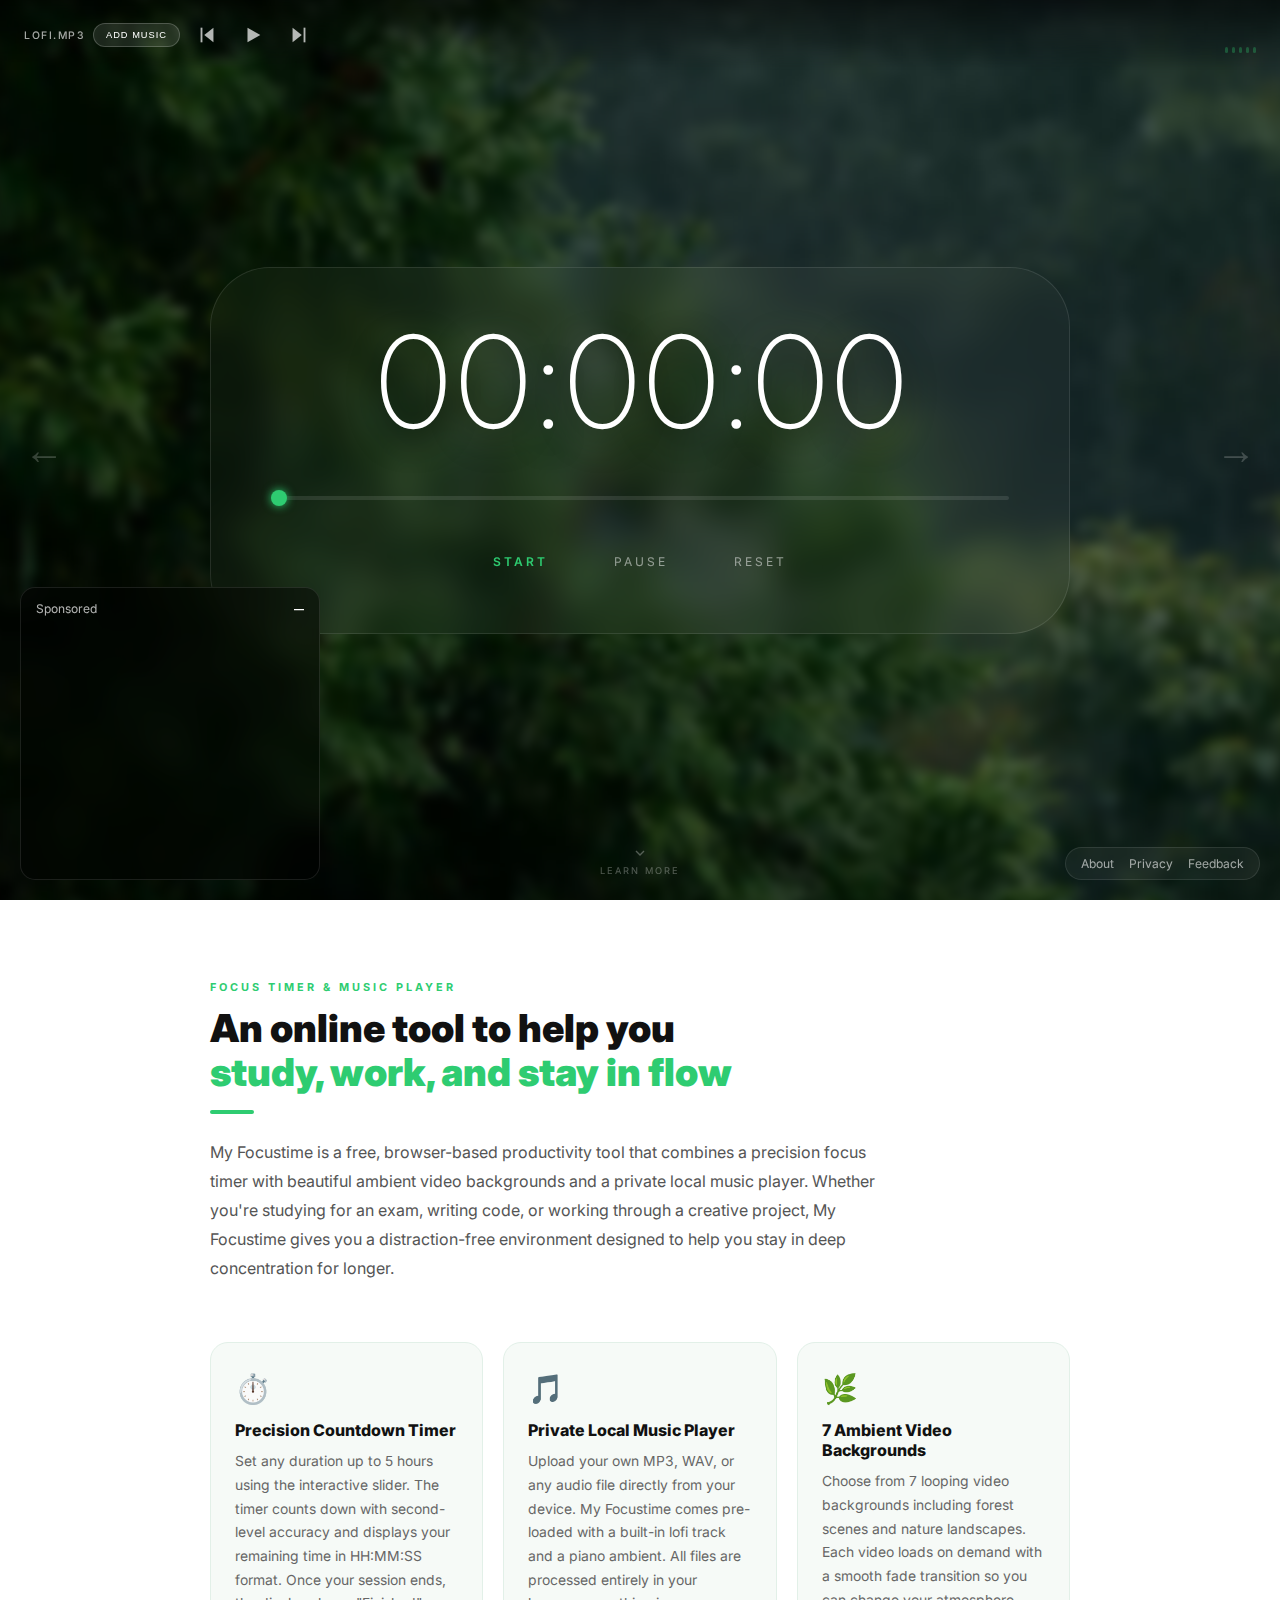
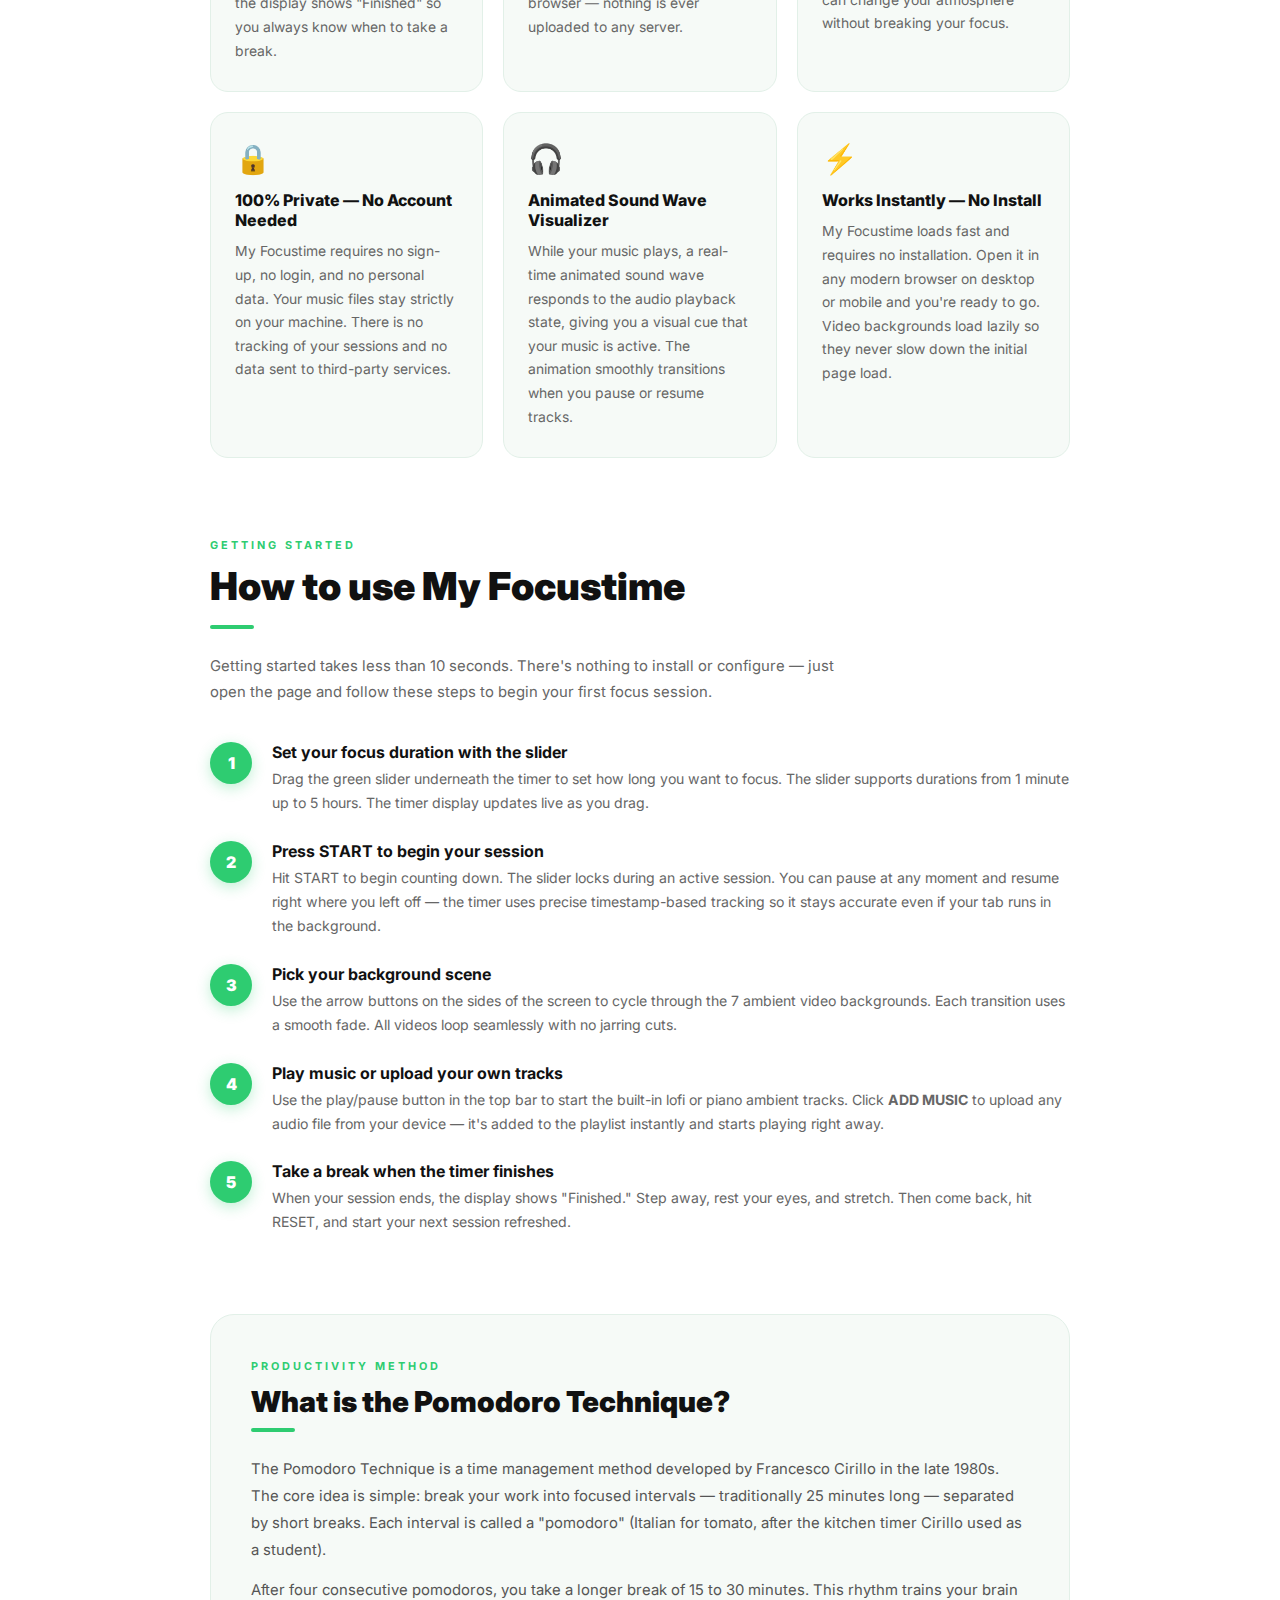
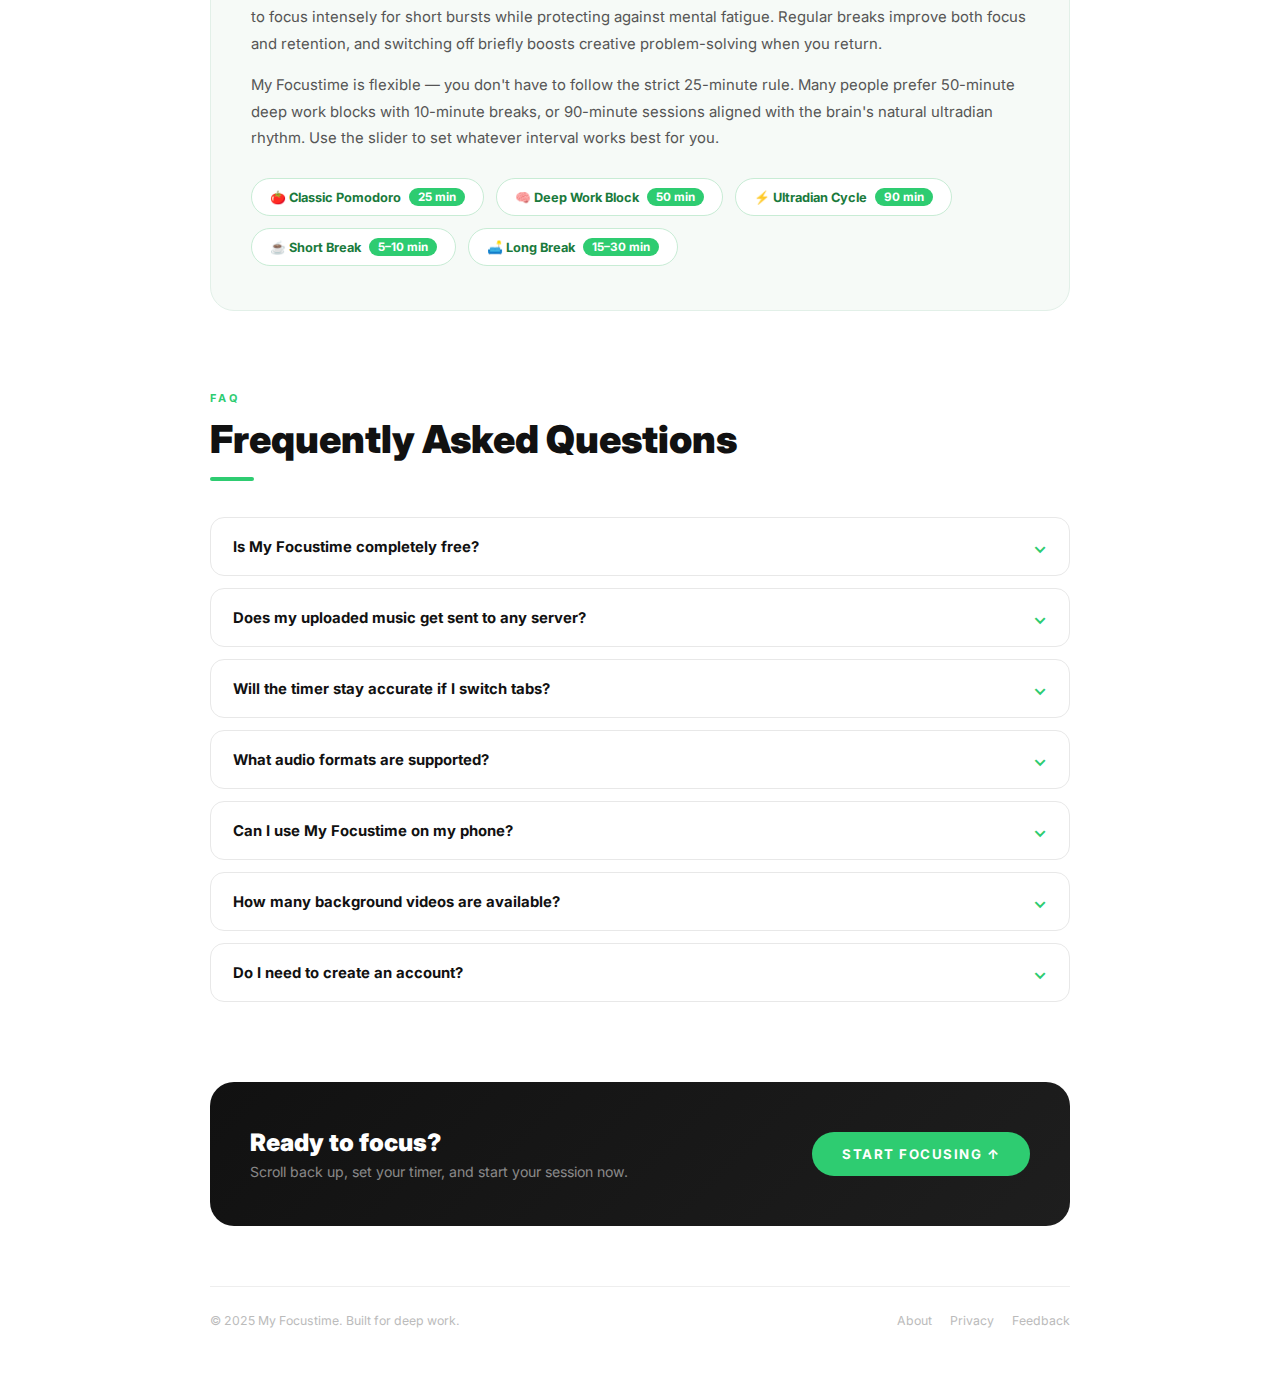
<file: index.html>
<!DOCTYPE html>
<html lang="en">
<head>
    <meta charset="UTF-8">
    <meta name="viewport" content="width=device-width, initial-scale=1.0, viewport-fit=cover">
    <meta name="theme-color" content="#000000">
    <meta name="mobile-web-app-capable" content="yes">
    <meta name="apple-mobile-web-app-capable" content="yes">
    <meta name="apple-mobile-web-app-status-bar-style" content="black-translucent">

    <title>My Focustime | Pomodoro & Local Music Player</title>
    <meta name="description" content="A minimalist study tool with animated backgrounds and a private local audio uploader. Enjoy your own music while you focus—files stay strictly on your machine.">
    <meta name="robots" content="index, follow">

    <meta property="og:title" content="My Focus Time | Pomodoro & Local Music Player">
    <meta property="og:description" content="A minimalist study tool with animated backgrounds and a private local audio uploader.">
    <meta property="og:type" content="website">
    <meta property="og:url" content="https://my-focustime.netlify.app">
    <meta property="og:image" content="https://my-focustime.netlify.app/favicon.png">

    <!-- Preconnect para Google Fonts (performance) -->
    <link rel="preconnect" href="https://fonts.googleapis.com">
    <link rel="preconnect" href="https://fonts.gstatic.com" crossorigin>
    <link href="https://fonts.googleapis.com/css2?family=Inter:wght@200;400;700;900&display=swap" rel="stylesheet">

    <link rel="stylesheet" href="style.css">
    <link rel="icon" type="image/png" href="favicon.svg">

    <script async src="https://pagead2.googlesyndication.com/pagead/js/adsbygoogle.js?client=ca-pub-6611535234405901" crossorigin="anonymous"></script>

    <style>
        html { scroll-behavior: smooth; }

        body {
            height: auto;
            min-height: 100vh;
            overflow-x: hidden;
            overflow-y: auto;
        }

        /* Hero ocupa 100vh */
        .hero-section {
            position: relative;
            height: 100vh;
            min-height: 500px;
            display: flex;
            align-items: center;
            justify-content: center;
            flex-shrink: 0;
            overflow: hidden;
        }

        /* ===== INFO SECTION ===== */
        .info-section {
            background: #fff;
            color: #2d2d2d;
            padding: 80px 24px 60px;
            position: relative;
            z-index: 10;
        }

        .info-inner {
            max-width: 860px;
            margin: 0 auto;
        }

        .section-label {
            font-size: 0.68rem;
            font-weight: 700;
            letter-spacing: 3px;
            text-transform: uppercase;
            color: #2ecc71;
            margin-bottom: 12px;
            display: block;
        }

        .info-section h2 {
            font-size: 2.4rem;
            font-weight: 900;
            color: #111;
            line-height: 1.15;
            margin-bottom: 16px;
        }

        .info-section h2 span { color: #2ecc71; }

        .green-bar {
            width: 44px;
            height: 4px;
            background: #2ecc71;
            border-radius: 2px;
            margin: 0 0 24px;
        }

        .lead {
            font-size: 1rem;
            color: #555;
            line-height: 1.8;
            max-width: 680px;
            margin-bottom: 60px;
        }

        /* ===== FEATURE CARDS ===== */
        .features-grid {
            display: grid;
            grid-template-columns: repeat(auto-fit, minmax(240px, 1fr));
            gap: 20px;
            margin-bottom: 80px;
        }

        .feat-card {
            background: #f6faf7;
            border: 1px solid #e2f0e8;
            border-radius: 18px;
            padding: 28px 24px;
            transition: transform 0.2s ease, box-shadow 0.2s ease;
        }

        .feat-card:hover {
            transform: translateY(-4px);
            box-shadow: 0 12px 32px rgba(46,204,113,0.12);
        }

        .feat-icon { font-size: 1.8rem; margin-bottom: 14px; display: block; }
        .feat-card h3 { font-size: 1rem; font-weight: 800; color: #111; margin-bottom: 10px; }
        .feat-card p { font-size: 0.87rem; color: #666; line-height: 1.7; }

        /* ===== HOW IT WORKS ===== */
        .how-block { margin-bottom: 80px; }

        .steps { display: flex; flex-direction: column; gap: 26px; margin-top: 36px; }

        .step { display: flex; gap: 20px; align-items: flex-start; }

        .step-num {
            min-width: 42px;
            height: 42px;
            background: #2ecc71;
            color: #fff;
            font-weight: 900;
            border-radius: 50%;
            display: flex;
            align-items: center;
            justify-content: center;
            flex-shrink: 0;
            font-size: 1rem;
            box-shadow: 0 4px 14px rgba(46,204,113,0.3);
        }

        .step-body h4 { font-size: 1rem; font-weight: 700; color: #111; margin-bottom: 5px; }
        .step-body p { font-size: 0.88rem; color: #666; line-height: 1.7; }

        /* ===== POMODORO ===== */
        .pomodoro-block {
            background: #f6faf7;
            border: 1px solid #e2f0e8;
            border-radius: 24px;
            padding: 44px 40px;
            margin-bottom: 80px;
        }

        .pomodoro-block h2 { font-size: 1.8rem; font-weight: 900; color: #111; margin-bottom: 10px; }
        .pomodoro-block p { font-size: 0.93rem; color: #555; line-height: 1.8; margin-bottom: 14px; }
        .pomodoro-block p:last-of-type { margin-bottom: 0; }

        .pomodoro-cycles { display: flex; gap: 12px; flex-wrap: wrap; margin-top: 26px; }

        .cycle-chip {
            background: #fff;
            border: 1.5px solid #c8ecd5;
            border-radius: 50px;
            padding: 9px 18px;
            font-size: 0.8rem;
            font-weight: 700;
            color: #1a7a3c;
            display: flex;
            align-items: center;
            gap: 8px;
        }

        .cycle-chip span {
            background: #2ecc71;
            color: #fff;
            border-radius: 50px;
            padding: 2px 9px;
            font-size: 0.73rem;
        }

        /* ===== FAQ ===== */
        .faq-block { margin-bottom: 80px; }

        .faq-list { display: flex; flex-direction: column; gap: 12px; margin-top: 36px; }

        .faq-item { border: 1px solid #e8e8e8; border-radius: 14px; overflow: hidden; }

        .faq-q {
            width: 100%;
            background: none;
            border: none;
            padding: 18px 22px;
            text-align: left;
            font-family: 'Inter', sans-serif;
            font-size: 0.93rem;
            font-weight: 700;
            color: #111;
            cursor: pointer;
            display: flex;
            justify-content: space-between;
            align-items: center;
            transition: background 0.2s;
            touch-action: manipulation;
            -webkit-tap-highlight-color: transparent;
        }

        .faq-q:hover { background: #f6faf7; }

        .faq-q .arrow {
            font-size: 1.1rem;
            color: #2ecc71;
            transition: transform 0.3s;
            flex-shrink: 0;
            margin-left: 12px;
        }

        .faq-a {
            display: none;
            padding: 0 22px 18px;
            font-size: 0.87rem;
            color: #666;
            line-height: 1.75;
        }

        .faq-item.open .faq-a { display: block; }
        .faq-item.open .arrow { transform: rotate(180deg); }

        /* ===== CTA ===== */
        .cta-block {
            background: linear-gradient(135deg, #111 0%, #1e1e1e 100%);
            border-radius: 24px;
            padding: 46px 40px;
            display: flex;
            align-items: center;
            justify-content: space-between;
            gap: 24px;
            flex-wrap: wrap;
            margin-bottom: 60px;
        }

        .cta-block h3 { font-size: 1.5rem; font-weight: 900; color: #fff; margin-bottom: 6px; }
        .cta-block p { font-size: 0.88rem; color: rgba(255,255,255,0.5); }

        .cta-btn {
            background: #2ecc71;
            color: #fff;
            border: none;
            padding: 14px 30px;
            border-radius: 50px;
            font-size: 0.83rem;
            font-weight: 700;
            letter-spacing: 1.5px;
            text-transform: uppercase;
            cursor: pointer;
            text-decoration: none;
            white-space: nowrap;
            transition: background 0.2s, transform 0.2s;
            touch-action: manipulation;
        }

        .cta-btn:hover { background: #27ae60; transform: scale(1.04); }

        /* ===== INFO FOOTER ===== */
        .info-footer {
            padding-top: 26px;
            border-top: 1px solid #eee;
            display: flex;
            justify-content: space-between;
            align-items: center;
            flex-wrap: wrap;
            gap: 12px;
        }

        .info-footer p { font-size: 0.77rem; color: #bbb; }
        .info-footer-links { display: flex; gap: 18px; }

        .info-footer-links a {
            font-size: 0.77rem;
            color: #bbb;
            text-decoration: none;
            transition: color 0.2s;
        }

        .info-footer-links a:hover { color: #2ecc71; }

        /* ===== SCROLL HINT ===== */
        .scroll-hint {
            position: absolute;
            bottom: 24px;
            left: 50%;
            transform: translateX(-50%);
            display: flex;
            flex-direction: column;
            align-items: center;
            gap: 4px;
            color: rgba(255,255,255,0.3);
            font-size: 0.58rem;
            letter-spacing: 2px;
            text-transform: uppercase;
            animation: scrollBounce 2s ease-in-out infinite;
            cursor: pointer;
            z-index: 5;
            touch-action: manipulation;
        }

        @keyframes scrollBounce {
            0%, 100% { opacity: 0.4; transform: translateX(-50%) translateY(0); }
            50% { opacity: 0.85; transform: translateX(-50%) translateY(7px); }
        }

        /* ===== RESPONSIVE INFO SECTION ===== */
        @media (max-width: 768px) {
            .info-section { padding: 60px 20px 48px; }
            .info-section h2 { font-size: 1.8rem; }
            .lead { font-size: 0.94rem; margin-bottom: 40px; }
            .features-grid { grid-template-columns: 1fr; gap: 14px; margin-bottom: 56px; }
            .pomodoro-block { padding: 28px 20px; margin-bottom: 56px; }
            .pomodoro-block h2 { font-size: 1.4rem; }
            .cta-block { padding: 30px 22px; flex-direction: column; align-items: flex-start; }
            .cta-block h3 { font-size: 1.2rem; }
            .how-block { margin-bottom: 56px; }
            .faq-block { margin-bottom: 56px; }
        }

        @media (max-width: 420px) {
            .info-section h2 { font-size: 1.5rem; }
            .pomodoro-cycles { gap: 8px; }
            .cycle-chip { font-size: 0.74rem; padding: 7px 13px; }
        }
    </style>
</head>
<body>

    <!-- ===== HERO (Timer) ===== -->
    <div class="hero-section">

        <button class="nav-arrow left" onclick="prevBackground()" aria-label="Previous background">&#8592;</button>
        <button class="nav-arrow right" onclick="nextBackground()" aria-label="Next background">&#8594;</button>

        <!-- Vídeo gerenciado pelo script.js (lazy) -->
        <audio id="bg-music" loop preload="none">
            <source src="musicas/lofi.mp3" type="audio/mpeg">
        </audio>

        <div class="top-bar">
            <div class="music-info">
                <span id="music-name">LOFI.MP3</span>
                <input type="file" id="music-upload" accept="audio/*" style="display:none" onchange="handleCustomMusic(event)">
                <button class="btn-upload" onclick="document.getElementById('music-upload').click()" aria-label="Upload music">ADD MUSIC</button>
                <button class="music-nav-btn" onclick="prevMusic()" aria-label="Previous track">
                    <svg viewBox="0 0 24 24" width="22" height="22"><polygon points="19,4 9,12 19,20"></polygon><rect x="5" y="4" width="2" height="16"></rect></svg>
                </button>
                <button class="music-nav-btn" onclick="toggleMusic()" aria-label="Play/Pause">
                    <svg id="playIcon" viewBox="0 0 24 24" width="22" height="22"><polygon points="6,4 20,12 6,20"></polygon></svg>
                    <svg id="pauseIcon" viewBox="0 0 24 24" width="22" height="22" style="display:none"><rect x="6" y="4" width="4" height="16"></rect><rect x="14" y="4" width="4" height="16"></rect></svg>
                </button>
                <button class="music-nav-btn" onclick="nextMusic()" aria-label="Next track">
                    <svg viewBox="0 0 24 24" width="22" height="22"><polygon points="5,4 15,12 5,20"></polygon><rect x="17" y="4" width="2" height="16"></rect></svg>
                </button>
            </div>
            <div class="sound-wave" id="wave" aria-hidden="true">
                <span></span><span></span><span></span><span></span><span></span>
            </div>
        </div>

        <div class="glass-container">
            <div id="timer" aria-live="polite">00:00:00</div>
            <input type="range" id="timeSlider" min="0" max="300" value="0" step="any"
                aria-label="Set focus duration"
                style="cursor:pointer;position:relative;z-index:10;">
            <div class="controls">
                <button class="btn start" onclick="startTimer()">START</button>
                <button class="btn pause" onclick="pauseTimer()">PAUSE</button>
                <button class="btn reset" onclick="resetTimer()">RESET</button>
            </div>
        </div>

        <div class="footer-links">
            <a href="about.html">About</a>
            <a href="privacy.html">Privacy</a>
            <a href="feedback.html">Feedback</a>
        </div>

        <div class="scroll-hint" onclick="document.querySelector('.info-section').scrollIntoView({behavior:'smooth'})" role="button" aria-label="Scroll down for more info">
            <svg width="16" height="16" viewBox="0 0 24 24" fill="none" stroke="currentColor" stroke-width="2"><polyline points="6 9 12 15 18 9"></polyline></svg>
            learn more
        </div>

    </div>
    <!-- ===== END HERO ===== -->


    <!-- ===== INFO SECTION ===== -->
    <div class="info-section">
        <div class="info-inner">

            <span class="section-label">Focus Timer & Music Player</span>
            <h2>An online tool to help you<br><span>study, work, and stay in flow</span></h2>
            <div class="green-bar"></div>
            <p class="lead">
                My Focustime is a free, browser-based productivity tool that combines a precision focus timer with beautiful ambient video backgrounds and a private local music player. Whether you're studying for an exam, writing code, or working through a creative project, My Focustime gives you a distraction-free environment designed to help you stay in deep concentration for longer.
            </p>

            <!-- Feature Cards -->
            <div class="features-grid">
                <div class="feat-card">
                    <span class="feat-icon">⏱️</span>
                    <h3>Precision Countdown Timer</h3>
                    <p>Set any duration up to 5 hours using the interactive slider. The timer counts down with second-level accuracy and displays your remaining time in HH:MM:SS format. Once your session ends, the display shows "Finished" so you always know when to take a break.</p>
                </div>
                <div class="feat-card">
                    <span class="feat-icon">🎵</span>
                    <h3>Private Local Music Player</h3>
                    <p>Upload your own MP3, WAV, or any audio file directly from your device. My Focustime comes pre-loaded with a built-in lofi track and a piano ambient. All files are processed entirely in your browser — nothing is ever uploaded to any server.</p>
                </div>
                <div class="feat-card">
                    <span class="feat-icon">🌿</span>
                    <h3>7 Ambient Video Backgrounds</h3>
                    <p>Choose from 7 looping video backgrounds including forest scenes and nature landscapes. Each video loads on demand with a smooth fade transition so you can change your atmosphere without breaking your focus.</p>
                </div>
                <div class="feat-card">
                    <span class="feat-icon">🔒</span>
                    <h3>100% Private — No Account Needed</h3>
                    <p>My Focustime requires no sign-up, no login, and no personal data. Your music files stay strictly on your machine. There is no tracking of your sessions and no data sent to third-party services.</p>
                </div>
                <div class="feat-card">
                    <span class="feat-icon">🎧</span>
                    <h3>Animated Sound Wave Visualizer</h3>
                    <p>While your music plays, a real-time animated sound wave responds to the audio playback state, giving you a visual cue that your music is active. The animation smoothly transitions when you pause or resume tracks.</p>
                </div>
                <div class="feat-card">
                    <span class="feat-icon">⚡</span>
                    <h3>Works Instantly — No Install</h3>
                    <p>My Focustime loads fast and requires no installation. Open it in any modern browser on desktop or mobile and you're ready to go. Video backgrounds load lazily so they never slow down the initial page load.</p>
                </div>
            </div>

            <!-- How It Works -->
            <div class="how-block">
                <span class="section-label">Getting Started</span>
                <h2>How to use My Focustime</h2>
                <div class="green-bar"></div>
                <p style="font-size:0.93rem;color:#666;line-height:1.8;max-width:640px;">
                    Getting started takes less than 10 seconds. There's nothing to install or configure — just open the page and follow these steps to begin your first focus session.
                </p>
                <div class="steps">
                    <div class="step">
                        <div class="step-num">1</div>
                        <div class="step-body">
                            <h4>Set your focus duration with the slider</h4>
                            <p>Drag the green slider underneath the timer to set how long you want to focus. The slider supports durations from 1 minute up to 5 hours. The timer display updates live as you drag.</p>
                        </div>
                    </div>
                    <div class="step">
                        <div class="step-num">2</div>
                        <div class="step-body">
                            <h4>Press START to begin your session</h4>
                            <p>Hit START to begin counting down. The slider locks during an active session. You can pause at any moment and resume right where you left off — the timer uses precise timestamp-based tracking so it stays accurate even if your tab runs in the background.</p>
                        </div>
                    </div>
                    <div class="step">
                        <div class="step-num">3</div>
                        <div class="step-body">
                            <h4>Pick your background scene</h4>
                            <p>Use the arrow buttons on the sides of the screen to cycle through the 7 ambient video backgrounds. Each transition uses a smooth fade. All videos loop seamlessly with no jarring cuts.</p>
                        </div>
                    </div>
                    <div class="step">
                        <div class="step-num">4</div>
                        <div class="step-body">
                            <h4>Play music or upload your own tracks</h4>
                            <p>Use the play/pause button in the top bar to start the built-in lofi or piano ambient tracks. Click <strong>ADD MUSIC</strong> to upload any audio file from your device — it's added to the playlist instantly and starts playing right away.</p>
                        </div>
                    </div>
                    <div class="step">
                        <div class="step-num">5</div>
                        <div class="step-body">
                            <h4>Take a break when the timer finishes</h4>
                            <p>When your session ends, the display shows "Finished." Step away, rest your eyes, and stretch. Then come back, hit RESET, and start your next session refreshed.</p>
                        </div>
                    </div>
                </div>
            </div>

            <!-- Pomodoro Explainer -->
            <div class="pomodoro-block">
                <span class="section-label">Productivity Method</span>
                <h2>What is the Pomodoro Technique?</h2>
                <div class="green-bar"></div>
                <p>The Pomodoro Technique is a time management method developed by Francesco Cirillo in the late 1980s. The core idea is simple: break your work into focused intervals — traditionally 25 minutes long — separated by short breaks. Each interval is called a "pomodoro" (Italian for tomato, after the kitchen timer Cirillo used as a student).</p>
                <p>After four consecutive pomodoros, you take a longer break of 15 to 30 minutes. This rhythm trains your brain to focus intensely for short bursts while protecting against mental fatigue. Regular breaks improve both focus and retention, and switching off briefly boosts creative problem-solving when you return.</p>
                <p>My Focustime is flexible — you don't have to follow the strict 25-minute rule. Many people prefer 50-minute deep work blocks with 10-minute breaks, or 90-minute sessions aligned with the brain's natural ultradian rhythm. Use the slider to set whatever interval works best for you.</p>
                <div class="pomodoro-cycles">
                    <div class="cycle-chip">🍅 Classic Pomodoro <span>25 min</span></div>
                    <div class="cycle-chip">🧠 Deep Work Block <span>50 min</span></div>
                    <div class="cycle-chip">⚡ Ultradian Cycle <span>90 min</span></div>
                    <div class="cycle-chip">☕ Short Break <span>5–10 min</span></div>
                    <div class="cycle-chip">🛋️ Long Break <span>15–30 min</span></div>
                </div>
            </div>

            <!-- FAQ -->
            <div class="faq-block">
                <span class="section-label">FAQ</span>
                <h2>Frequently Asked Questions</h2>
                <div class="green-bar"></div>
                <div class="faq-list">
                    <div class="faq-item">
                        <button class="faq-q" onclick="toggleFaq(this)">Is My Focustime completely free?<span class="arrow">&#8964;</span></button>
                        <div class="faq-a">Yes, My Focustime is completely free to use. There are no premium tiers, no paywalled features, and no subscription required. The site is supported by non-intrusive ads that can be minimized at any time.</div>
                    </div>
                    <div class="faq-item">
                        <button class="faq-q" onclick="toggleFaq(this)">Does my uploaded music get sent to any server?<span class="arrow">&#8964;</span></button>
                        <div class="faq-a">No. When you select a file, the browser creates a temporary local URL using the Web File API. The audio is played entirely within your browser tab. Your files never leave your device and are never uploaded anywhere.</div>
                    </div>
                    <div class="faq-item">
                        <button class="faq-q" onclick="toggleFaq(this)">Will the timer stay accurate if I switch tabs?<span class="arrow">&#8964;</span></button>
                        <div class="faq-a">Yes. My Focustime uses timestamp-based countdown logic rather than simple interval counting. Every tick records the actual system time and calculates the elapsed delta, so the timer stays accurate even if your browser throttles background tabs.</div>
                    </div>
                    <div class="faq-item">
                        <button class="faq-q" onclick="toggleFaq(this)">What audio formats are supported?<span class="arrow">&#8964;</span></button>
                        <div class="faq-a">My Focustime accepts any audio format your browser supports, typically MP3, WAV, OGG, AAC, FLAC, and M4A. MP3 is the most universally compatible and recommended for best results.</div>
                    </div>
                    <div class="faq-item">
                        <button class="faq-q" onclick="toggleFaq(this)">Can I use My Focustime on my phone?<span class="arrow">&#8964;</span></button>
                        <div class="faq-a">Yes. My Focustime is fully responsive and works on mobile browsers. The timer, music controls, and background navigation all work on touchscreen devices. For the best experience we recommend a desktop or laptop.</div>
                    </div>
                    <div class="faq-item">
                        <button class="faq-q" onclick="toggleFaq(this)">How many background videos are available?<span class="arrow">&#8964;</span></button>
                        <div class="faq-a">There are currently 7 ambient looping video backgrounds available. They load on demand so only the current video uses your bandwidth. Switching between them is instant with a smooth crossfade.</div>
                    </div>
                    <div class="faq-item">
                        <button class="faq-q" onclick="toggleFaq(this)">Do I need to create an account?<span class="arrow">&#8964;</span></button>
                        <div class="faq-a">No account is needed. My Focustime runs entirely in your browser with no login, no sign-up, and no personal data collected. Just open the site and start focusing immediately.</div>
                    </div>
                </div>
            </div>

            <!-- CTA -->
            <div class="cta-block">
                <div>
                    <h3>Ready to focus?</h3>
                    <p>Scroll back up, set your timer, and start your session now.</p>
                </div>
                <a class="cta-btn" href="#" onclick="window.scrollTo({top:0,behavior:'smooth'}); return false;">Start Focusing ↑</a>
            </div>

            <!-- Footer -->
            <div class="info-footer">
                <p>© 2025 My Focustime. Built for deep work.</p>
                <div class="info-footer-links">
                    <a href="about.html">About</a>
                    <a href="privacy.html">Privacy</a>
                    <a href="feedback.html">Feedback</a>
                </div>
            </div>

        </div>
    </div>
    <!-- ===== END INFO ===== -->

    <div id="ad-container" class="ad-container">
        <div class="ad-header">
            <span>Sponsored</span>
            <button onclick="minimizeAd()" id="ad-min-btn" aria-label="Minimize ad">–</button>
        </div>
        <div class="ad-body">
            <ins class="adsbygoogle"
                 style="display:block"
                 data-ad-client="ca-pub-6611535234405901"
                 data-ad-slot="5949874094"
                 data-ad-format="auto"
                 data-full-width-responsive="true"></ins>
            <script>(adsbygoogle = window.adsbygoogle || []).push({});</script>
        </div>
    </div>

    <script src="script.js"></script>
    <script>
        function toggleFaq(btn) {
            btn.parentElement.classList.toggle('open');
        }
    </script>
</body>
</html>
</file>
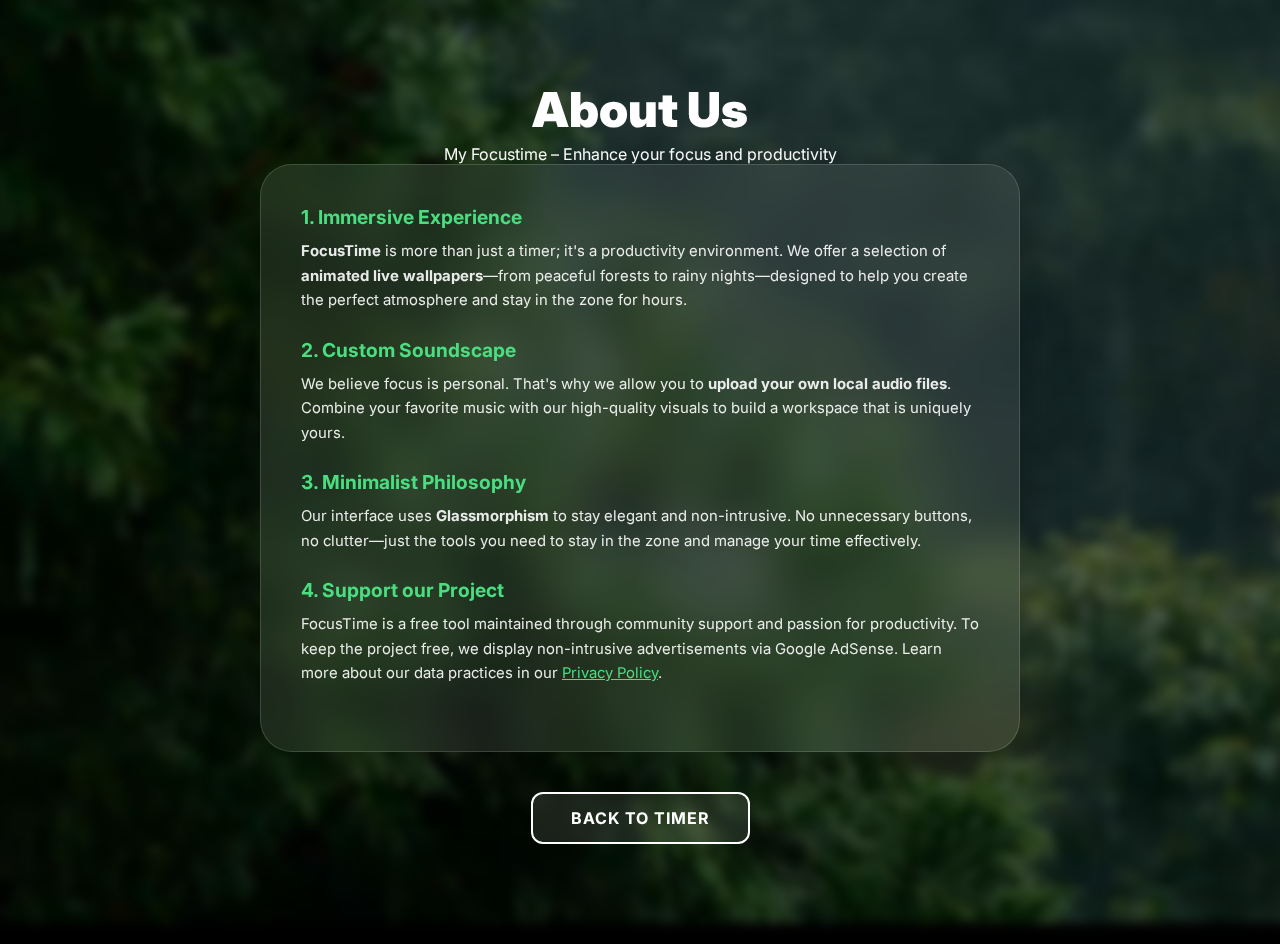
<file: about.html>
<!DOCTYPE html>
<html lang="en">
<head>
    <meta charset="UTF-8">
    <meta name="viewport" content="width=device-width, initial-scale=1.0">
    <title>About -My Focustime</title>
    <link href="https://fonts.googleapis.com/css2?family=Inter:wght@200;400;700;900&display=swap" rel="stylesheet">
    <link rel="stylesheet" href="style.css">
</head>
<body class="privacy-body">

    <video autoplay muted loop id="bg-video">
        <source src="videos/01.mp4" type="video/mp4">
    </video>

    <div class="privacy-wrapper">
        <h1 class="privacy-title">About Us</h1>
        <p class="subtitle">My Focustime – Enhance your focus and productivity</p>

        <div class="privacy-glass-card">
            <div class="section">
    <h3>1. Immersive Experience</h3>
    <p><strong>FocusTime</strong> is more than just a timer; it's a productivity environment. We offer a selection of <strong>animated live wallpapers</strong>—from peaceful forests to rainy nights—designed to help you create the perfect atmosphere and stay in the zone for hours.</p>
</div>

            <div class="section">
                <h3>2. Custom Soundscape</h3>
                <p>We believe focus is personal. That's why we allow you to <strong>upload your own local audio files</strong>. Combine your favorite music with our high-quality visuals to build a workspace that is uniquely yours.</p>
            </div>

            <div class="section">
                <h3>3. Minimalist Philosophy</h3>
                <p>Our interface uses <strong>Glassmorphism</strong> to stay elegant and non-intrusive. No unnecessary buttons, no clutter—just the tools you need to stay in the zone and manage your time effectively.</p>
            </div>

            <div class="section">
                <h3>4. Support our Project</h3>
                <p>FocusTime is a free tool maintained through community support and passion for productivity. To keep the project free, we display non-intrusive advertisements via Google AdSense. Learn more about our data practices in our <a href="privacy.html">Privacy Policy</a>.</p>
            </div>
        </div>

        <a href="index.html" class="back-link">Back to Timer</a>
    </div>

</body>

</html>
</file>
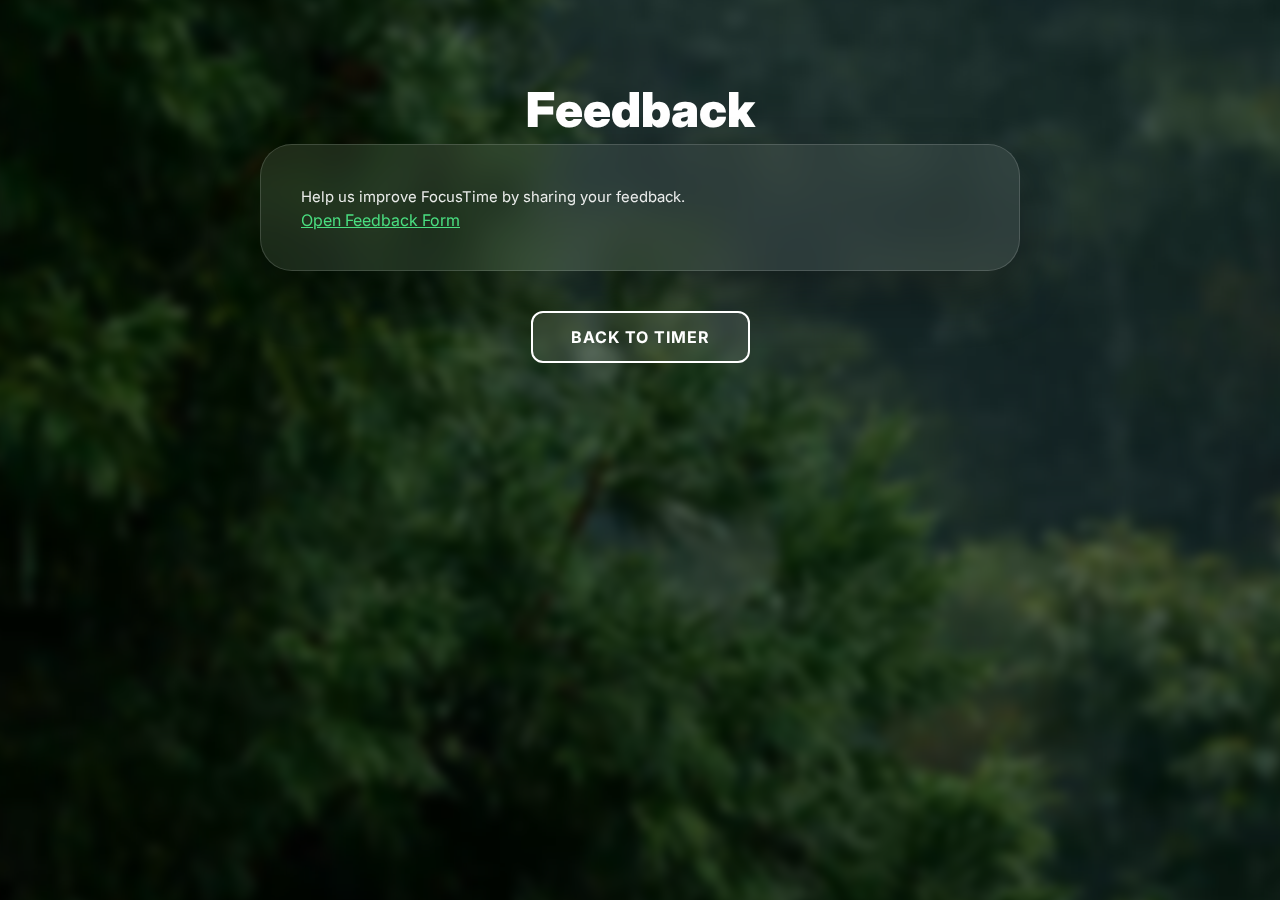
<file: feedback.html>
<!DOCTYPE html>
<html lang="en">
<head>
    <meta charset="UTF-8">
    <meta name="viewport" content="width=device-width, initial-scale=1.0">
    <title>Feedback - FocusTime</title>

    <!-- Font -->
    <link href="https://fonts.googleapis.com/css2?family=Inter:wght@200;400;700;900&display=swap" rel="stylesheet">

    <!-- Seu CSS principal -->
    <link rel="stylesheet" href="style.css">
</head>

<body class="privacy-body">

    <!-- VIDEO FUNDO -->
    <video autoplay muted loop id="bg-video">
        <source src="videos/01.mp4" type="video/mp4">
    </video>

    <!-- CONTAINER -->
    <div class="privacy-wrapper">

        <h1 class="privacy-title">Feedback</h1>

        <div class="privacy-glass-card feedback-box">

            <p>Help us improve FocusTime by sharing your feedback.</p>

            <a 
                href="https://forms.gle/Q3z3ZQyPWuMn7tXJ7" 
                target="_blank" 
                rel="noopener noreferrer"
                class="feedback-btn"
            >
                Open Feedback Form
            </a>

        </div>

        <a href="index.html" class="back-link">
            Back to Timer
        </a>

    </div>

</body>
</html>
</file>
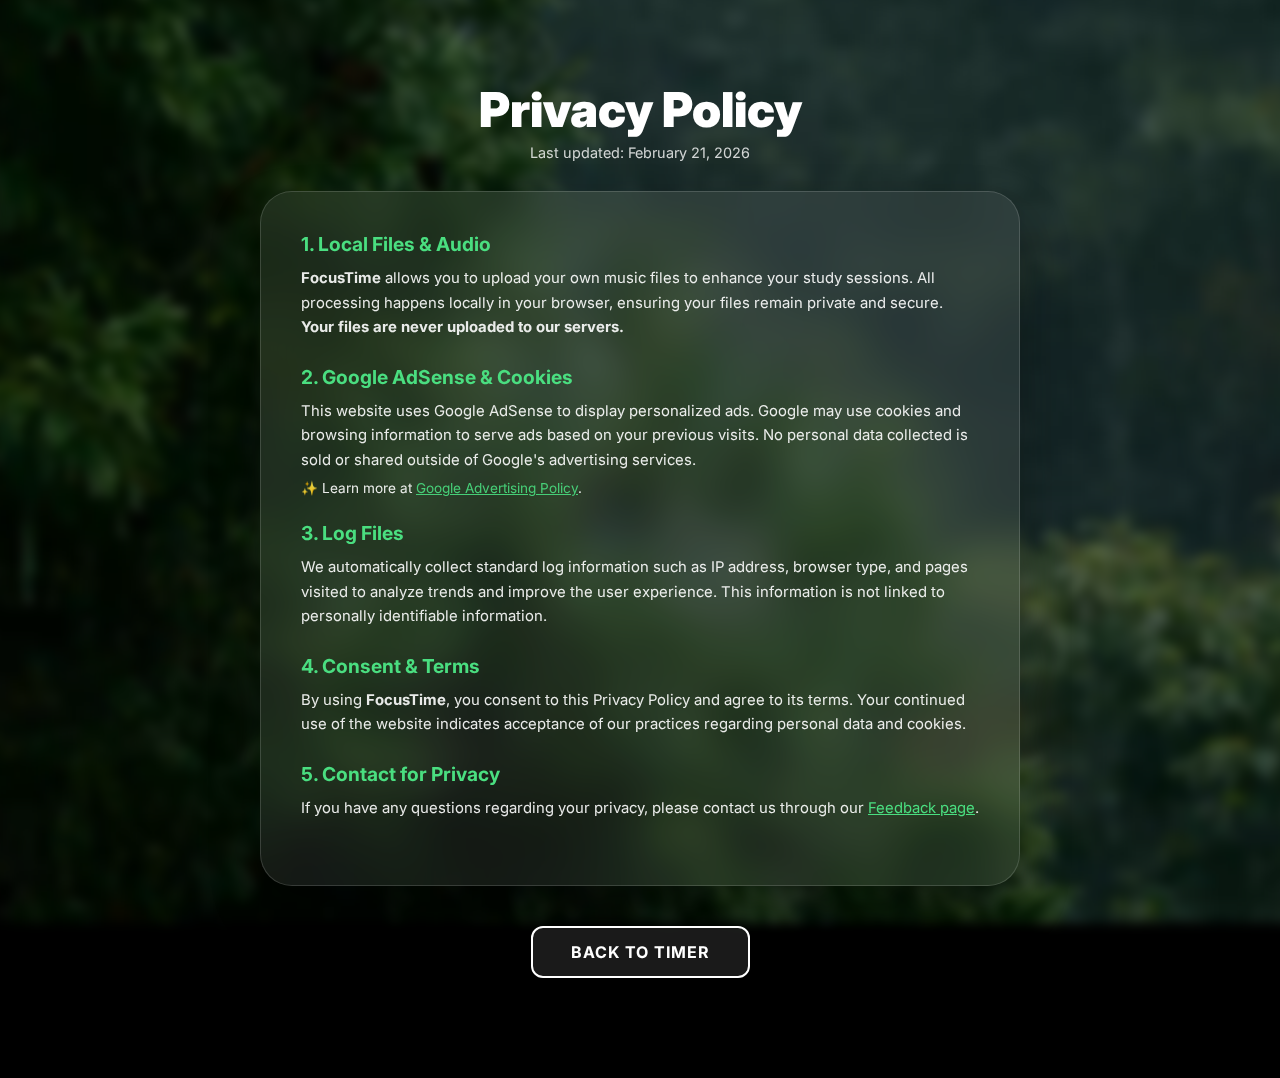
<file: privacy.html>
<!DOCTYPE html>
<html lang="en">
<head>
    <meta charset="UTF-8">
    <meta name="viewport" content="width=device-width, initial-scale=1.0, viewport-fit=cover">
    <meta name="theme-color" content="#000000">
    <title>Privacy Policy - My Focustime</title>
    <link rel="preconnect" href="https://fonts.googleapis.com">
    <link rel="preconnect" href="https://fonts.gstatic.com" crossorigin>
    <link href="https://fonts.googleapis.com/css2?family=Inter:wght@200;400;700;900&display=swap" rel="stylesheet">
    <link rel="stylesheet" href="style.css">
    <link rel="icon" type="image/png" href="favicon.svg">
</head>
<body class="privacy-body">
    <video autoplay muted loop playsinline id="bg-video" preload="metadata">
        <source src="videos/01.mp4" type="video/mp4">
    </video>
    <div class="privacy-wrapper">
        <h1 class="privacy-title">Privacy Policy</h1>
        <p class="update-date">Last updated: February 21, 2026</p>
        <div class="privacy-glass-card">
            <div class="section">
                <h3>1. Local Files & Audio</h3>
                <p><strong>FocusTime</strong> allows you to upload your own music files to enhance your study sessions. All processing happens locally in your browser, ensuring your files remain private and secure. <strong>Your files are never uploaded to our servers.</strong></p>
            </div>
            <div class="section">
                <h3>2. Google AdSense & Cookies</h3>
                <p>This website uses Google AdSense to display personalized ads. Google may use cookies and browsing information to serve ads based on your previous visits. No personal data collected is sold or shared outside of Google's advertising services.</p>
                <ul>
                    <li>✨ Learn more at <a href="https://policies.google.com/technologies/ads" target="_blank" rel="noopener noreferrer">Google Advertising Policy</a>.</li>
                </ul>
            </div>
            <div class="section">
                <h3>3. Log Files</h3>
                <p>We automatically collect standard log information such as IP address, browser type, and pages visited to analyze trends and improve the user experience. This information is not linked to personally identifiable information.</p>
            </div>
            <div class="section">
                <h3>4. Consent & Terms</h3>
                <p>By using <strong>FocusTime</strong>, you consent to this Privacy Policy and agree to its terms. Your continued use of the website indicates acceptance of our practices regarding personal data and cookies.</p>
            </div>
            <div class="section">
                <h3>5. Contact for Privacy</h3>
                <p>If you have any questions regarding your privacy, please contact us through our <a href="feedback.html">Feedback page</a>.</p>
            </div>
        </div>
        <a href="index.html" class="back-link">Back to Timer</a>
    </div>
</body>
</html>
</file>
<file: style.css>
/* ============================================
   RESET & BASE
   ============================================ */
*, *::before, *::after {
    margin: 0;
    padding: 0;
    box-sizing: border-box;
}

body {
    min-height: 100vh;
    width: 100vw;
    font-family: 'Inter', sans-serif;
    background-color: #000;
    -webkit-font-smoothing: antialiased;
    overflow-x: hidden;
    overflow-y: auto;
}

/* ============================================
   HERO SECTION
   ============================================ */
.hero-section {
    position: relative;
    height: 100vh;
    min-height: 500px;
    display: flex;
    align-items: center;
    justify-content: center;
    flex-shrink: 0;
    overflow: hidden;
}

/* ============================================
   VÍDEO DE FUNDO
   ============================================ */
#bg-video {
    position: absolute;
    top: 0;
    left: 0;
    width: 100%;
    height: 100%;
    z-index: -1;
    object-fit: cover;
    filter: brightness(0.6) blur(5px);
    transition: opacity 0.4s ease;
    pointer-events: none;
    will-change: opacity;
    transform: scale(1.05);
}

/* ============================================
   GLASS CONTAINER
   ============================================ */
.glass-container {
    background: rgba(255, 255, 255, 0.03);
    border: 1px solid rgba(255, 255, 255, 0.1);
    border-radius: 60px;
    padding: 50px 60px;
    text-align: center;
    backdrop-filter: blur(15px);
    -webkit-backdrop-filter: blur(15px);
    width: 92%;
    max-width: 860px;
    overflow: hidden;
}

/* ============================================
   TIMER
   ============================================ */
#timer {
    color: #fff;
    font-size: clamp(3rem, 10vw, 10rem);
    font-weight: 200;
    letter-spacing: -0.03em;
    font-variant-numeric: tabular-nums;
    margin-bottom: 10px;
    text-shadow: 0 10px 30px rgba(0, 0, 0, 0.5);
    line-height: 1;
    white-space: nowrap;
}

/* ============================================
   SLIDER
   ============================================ */
#timeSlider {
    -webkit-appearance: none;
    appearance: none;
    width: 100%;
    height: 4px;
    background: rgba(255, 255, 255, 0.1);
    border-radius: 5px;
    margin: 40px 0;
    outline: none;
    touch-action: manipulation;
}

#timeSlider::-webkit-slider-thumb {
    -webkit-appearance: none;
    width: 16px;
    height: 16px;
    background: #2ecc71;
    border-radius: 50%;
    cursor: pointer;
    box-shadow: 0 0 10px #2ecc71;
}

#timeSlider::-moz-range-thumb {
    width: 16px;
    height: 16px;
    background: #2ecc71;
    border-radius: 50%;
    cursor: pointer;
    border: none;
    box-shadow: 0 0 10px #2ecc71;
}

/* ============================================
   BOTÕES DE CONTROLE
   ============================================ */
.controls {
    display: flex;
    gap: 30px;
    justify-content: center;
    flex-wrap: wrap;
}

.btn {
    background: none;
    border: none;
    color: rgba(255, 255, 255, 0.5);
    font-family: 'Inter', sans-serif;
    font-size: 0.75rem;
    font-weight: 400;
    text-transform: uppercase;
    letter-spacing: 3px;
    cursor: pointer;
    padding: 14px 18px;
    transition: color 0.3s ease;
    position: relative;
    -webkit-tap-highlight-color: transparent;
    touch-action: manipulation;
}

.btn::after {
    content: '';
    position: absolute;
    width: 0;
    height: 1px;
    bottom: 0;
    left: 50%;
    background: #fff;
    transition: width 0.3s ease;
    transform: translateX(-50%);
}

.btn:hover { color: #fff; }
.btn:hover::after { width: 60%; }

.btn.start { color: #2ecc71; font-weight: 600; }
.btn.start::after { background: #2ecc71; }
.btn.start:hover { text-shadow: 0 0 10px rgba(46, 204, 113, 0.5); }

/* ============================================
   SETAS DE NAVEGAÇÃO
   ============================================ */
.nav-arrow {
    position: absolute;
    top: 50%;
    transform: translateY(-50%);
    background: none;
    border: none;
    color: rgba(255, 255, 255, 0.2);
    font-size: 2.5rem;
    cursor: pointer;
    transition: color 0.3s, transform 0.3s;
    z-index: 10;
    padding: 20px 14px;
    -webkit-tap-highlight-color: transparent;
    touch-action: manipulation;
}

.nav-arrow:hover {
    color: #2ecc71;
    transform: translateY(-50%) scale(1.2);
}

.left { left: 10px; }
.right { right: 10px; }

/* ============================================
   TOP BAR
   ============================================ */
.top-bar {
    position: fixed;
    top: 0;
    left: 0;
    width: 100%;
    padding: 16px 24px;
    display: flex;
    justify-content: space-between;
    align-items: center;
    background: linear-gradient(to bottom, rgba(0, 0, 0, 0.55), transparent);
    z-index: 100;
}

.music-info {
    display: flex;
    align-items: center;
    gap: 8px;
    color: rgba(255, 255, 255, 0.8);
    font-size: 0.65rem;
    letter-spacing: 1.5px;
    text-transform: uppercase;
    font-weight: 500;
    overflow: hidden;
    flex-shrink: 1;
    min-width: 0;
}

#music-name {
    font-weight: 500;
    opacity: 0.8;
    font-size: 0.65rem;
    white-space: nowrap;
    overflow: hidden;
    text-overflow: ellipsis;
    max-width: 100px;
}

.btn-upload {
    background: rgba(255, 255, 255, 0.1);
    border: 1px solid rgba(255, 255, 255, 0.2);
    color: white;
    padding: 6px 12px;
    border-radius: 20px;
    font-size: 0.58rem;
    cursor: pointer;
    text-transform: uppercase;
    letter-spacing: 1px;
    transition: background 0.3s, color 0.3s;
    white-space: nowrap;
    flex-shrink: 0;
    touch-action: manipulation;
    -webkit-tap-highlight-color: transparent;
}

.btn-upload:hover {
    background: rgba(255, 255, 255, 0.2);
    color: #2ecc71;
}

.music-nav-btn {
    background: none;
    border: none;
    cursor: pointer;
    padding: 8px;
    display: flex;
    align-items: center;
    opacity: 0.7;
    transition: opacity 0.2s, transform 0.2s;
    touch-action: manipulation;
    -webkit-tap-highlight-color: transparent;
    flex-shrink: 0;
}

.music-nav-btn:hover { opacity: 1; transform: scale(1.15); }
.music-nav-btn svg { fill: white; transition: fill 0.2s; }
.music-nav-btn:hover svg { fill: #2ecc71; }

/* ============================================
   SOUND WAVE
   ============================================ */
.sound-wave {
    display: flex;
    align-items: flex-end;
    gap: 4px;
    height: 36px;
    flex-shrink: 0;
}

.sound-wave span {
    display: block;
    width: 3px;
    height: 6px;
    background: #2ecc71;
    border-radius: 3px;
    will-change: height;
}

/* ============================================
   FOOTER LINKS (hero)
   ============================================ */
.footer-links {
    position: absolute;
    bottom: 20px;
    right: 20px;
    display: flex;
    gap: 15px;
    background: rgba(255, 255, 255, 0.05);
    backdrop-filter: blur(5px);
    -webkit-backdrop-filter: blur(5px);
    padding: 8px 15px;
    border-radius: 20px;
    border: 1px solid rgba(255, 255, 255, 0.1);
    z-index: 10;
}

.footer-links a {
    color: rgba(255, 255, 255, 0.6);
    text-decoration: none;
    font-size: 12px;
    transition: color 0.3s;
    -webkit-tap-highlight-color: transparent;
}

.footer-links a:hover { color: #fff; }

/* ============================================
   SCROLL HINT
   ============================================ */
.scroll-hint {
    position: absolute;
    bottom: 24px;
    left: 50%;
    transform: translateX(-50%);
    display: flex;
    flex-direction: column;
    align-items: center;
    gap: 4px;
    color: rgba(255, 255, 255, 0.3);
    font-size: 0.58rem;
    letter-spacing: 2px;
    text-transform: uppercase;
    animation: scrollBounce 2s ease-in-out infinite;
    cursor: pointer;
    z-index: 5;
    touch-action: manipulation;
    -webkit-tap-highlight-color: transparent;
}

@keyframes scrollBounce {
    0%, 100% { opacity: 0.4; transform: translateX(-50%) translateY(0); }
    50%       { opacity: 0.85; transform: translateX(-50%) translateY(7px); }
}

/* ============================================
   AD CONTAINER
   ============================================ */
.ad-container {
    position: fixed;
    bottom: 20px;
    left: 20px;
    width: 300px;
    background: rgba(0, 0, 0, 0.4);
    backdrop-filter: blur(15px);
    -webkit-backdrop-filter: blur(15px);
    border-radius: 15px;
    border: 1px solid rgba(255, 255, 255, 0.1);
    overflow: hidden;
    z-index: 9999;
    transition: width 0.4s ease;
}

.ad-header {
    display: flex;
    justify-content: space-between;
    align-items: center;
    padding: 10px 15px;
    font-size: 12px;
    color: rgba(255, 255, 255, 0.7);
}

.ad-header button {
    background: none;
    border: none;
    color: white;
    font-size: 18px;
    cursor: pointer;
    touch-action: manipulation;
}

.ad-body {
    padding: 10px;
    min-height: 250px;
    display: flex;
    align-items: center;
    justify-content: center;
}

.ad-minimized .ad-body { display: none; }
.ad-minimized { width: 120px; }

/* ============================================
   INFO SECTION (página principal — scroll)
   ============================================ */
.info-section {
    background: #fff;
    color: #2d2d2d;
    padding: 80px 24px 60px;
    position: relative;
    z-index: 10;
}

.info-inner {
    max-width: 860px;
    margin: 0 auto;
}

.section-label {
    font-size: 0.68rem;
    font-weight: 700;
    letter-spacing: 3px;
    text-transform: uppercase;
    color: #2ecc71;
    margin-bottom: 12px;
    display: block;
}

.info-section h2 {
    font-size: 2.4rem;
    font-weight: 900;
    color: #111;
    line-height: 1.15;
    margin-bottom: 16px;
}

.info-section h2 span { color: #2ecc71; }

.green-bar {
    width: 44px;
    height: 4px;
    background: #2ecc71;
    border-radius: 2px;
    margin: 0 0 24px;
}

.lead {
    font-size: 1rem;
    color: #555;
    line-height: 1.8;
    max-width: 680px;
    margin-bottom: 60px;
}

/* Feature Cards */
.features-grid {
    display: grid;
    grid-template-columns: repeat(auto-fit, minmax(240px, 1fr));
    gap: 20px;
    margin-bottom: 80px;
}

.feat-card {
    background: #f6faf7;
    border: 1px solid #e2f0e8;
    border-radius: 18px;
    padding: 28px 24px;
    transition: transform 0.2s ease, box-shadow 0.2s ease;
}

.feat-card:hover {
    transform: translateY(-4px);
    box-shadow: 0 12px 32px rgba(46, 204, 113, 0.12);
}

.feat-icon { font-size: 1.8rem; margin-bottom: 14px; display: block; }
.feat-card h3 { font-size: 1rem; font-weight: 800; color: #111; margin-bottom: 10px; }
.feat-card p { font-size: 0.87rem; color: #666; line-height: 1.7; }

/* How It Works */
.how-block { margin-bottom: 80px; }
.steps { display: flex; flex-direction: column; gap: 26px; margin-top: 36px; }
.step { display: flex; gap: 20px; align-items: flex-start; }

.step-num {
    min-width: 42px;
    height: 42px;
    background: #2ecc71;
    color: #fff;
    font-weight: 900;
    border-radius: 50%;
    display: flex;
    align-items: center;
    justify-content: center;
    flex-shrink: 0;
    font-size: 1rem;
    box-shadow: 0 4px 14px rgba(46, 204, 113, 0.3);
}

.step-body h4 { font-size: 1rem; font-weight: 700; color: #111; margin-bottom: 5px; }
.step-body p  { font-size: 0.88rem; color: #666; line-height: 1.7; }

/* Pomodoro Block */
.pomodoro-block {
    background: #f6faf7;
    border: 1px solid #e2f0e8;
    border-radius: 24px;
    padding: 44px 40px;
    margin-bottom: 80px;
}

.pomodoro-block h2 { font-size: 1.8rem; font-weight: 900; color: #111; margin-bottom: 10px; }
.pomodoro-block p  { font-size: 0.93rem; color: #555; line-height: 1.8; margin-bottom: 14px; }
.pomodoro-block p:last-of-type { margin-bottom: 0; }

.pomodoro-cycles { display: flex; gap: 12px; flex-wrap: wrap; margin-top: 26px; }

.cycle-chip {
    background: #fff;
    border: 1.5px solid #c8ecd5;
    border-radius: 50px;
    padding: 9px 18px;
    font-size: 0.8rem;
    font-weight: 700;
    color: #1a7a3c;
    display: flex;
    align-items: center;
    gap: 8px;
}

.cycle-chip span {
    background: #2ecc71;
    color: #fff;
    border-radius: 50px;
    padding: 2px 9px;
    font-size: 0.73rem;
}

/* FAQ */
.faq-block { margin-bottom: 80px; }
.faq-list  { display: flex; flex-direction: column; gap: 12px; margin-top: 36px; }
.faq-item  { border: 1px solid #e8e8e8; border-radius: 14px; overflow: hidden; }

.faq-q {
    width: 100%;
    background: none;
    border: none;
    padding: 18px 22px;
    text-align: left;
    font-family: 'Inter', sans-serif;
    font-size: 0.93rem;
    font-weight: 700;
    color: #111;
    cursor: pointer;
    display: flex;
    justify-content: space-between;
    align-items: center;
    transition: background 0.2s;
    touch-action: manipulation;
    -webkit-tap-highlight-color: transparent;
}

.faq-q:hover { background: #f6faf7; }

.faq-q .arrow {
    font-size: 1.1rem;
    color: #2ecc71;
    transition: transform 0.3s;
    flex-shrink: 0;
    margin-left: 12px;
}

.faq-a {
    display: none;
    padding: 0 22px 18px;
    font-size: 0.87rem;
    color: #666;
    line-height: 1.75;
}

.faq-item.open .faq-a  { display: block; }
.faq-item.open .arrow  { transform: rotate(180deg); }

/* CTA Block */
.cta-block {
    background: linear-gradient(135deg, #111 0%, #1e1e1e 100%);
    border-radius: 24px;
    padding: 46px 40px;
    display: flex;
    align-items: center;
    justify-content: space-between;
    gap: 24px;
    flex-wrap: wrap;
    margin-bottom: 60px;
}

.cta-block h3 { font-size: 1.5rem; font-weight: 900; color: #fff; margin-bottom: 6px; }
.cta-block p  { font-size: 0.88rem; color: rgba(255, 255, 255, 0.5); }

.cta-btn {
    background: #2ecc71;
    color: #fff;
    border: none;
    padding: 14px 30px;
    border-radius: 50px;
    font-size: 0.83rem;
    font-weight: 700;
    letter-spacing: 1.5px;
    text-transform: uppercase;
    cursor: pointer;
    text-decoration: none;
    white-space: nowrap;
    transition: background 0.2s, transform 0.2s;
    touch-action: manipulation;
}

.cta-btn:hover { background: #27ae60; transform: scale(1.04); }

/* Info Footer */
.info-footer {
    padding-top: 26px;
    border-top: 1px solid #eee;
    display: flex;
    justify-content: space-between;
    align-items: center;
    flex-wrap: wrap;
    gap: 12px;
}

.info-footer p { font-size: 0.77rem; color: #bbb; }
.info-footer-links { display: flex; gap: 18px; }

.info-footer-links a {
    font-size: 0.77rem;
    color: #bbb;
    text-decoration: none;
    transition: color 0.2s;
}

.info-footer-links a:hover { color: #2ecc71; }

/* ============================================
   PRIVACY / ABOUT PAGES
   ============================================ */
.privacy-body {
    display: block !important;
    overflow-y: auto !important;
    overflow-x: hidden;
    min-height: 100vh;
    width: 100%;
    color: white;
}

.privacy-body #bg-video {
    position: fixed;
    top: 0; left: 0;
    width: 100%; height: 100%;
    transform: scale(1.05);
    z-index: -1;
}

.privacy-wrapper {
    position: relative;
    margin: 0 auto;
    padding: 80px 20px 100px;
    z-index: 10;
    width: 95%;
    max-width: 800px;
    display: flex;
    flex-direction: column;
    align-items: center;
}

.privacy-title {
    font-size: 3rem;
    font-weight: 900;
    margin-bottom: 5px;
    text-align: center;
}

.update-date { opacity: 0.8; margin-bottom: 30px; font-size: 0.9rem; }

.privacy-glass-card {
    background: rgba(255, 255, 255, 0.08);
    backdrop-filter: blur(20px);
    -webkit-backdrop-filter: blur(20px);
    border: 1px solid rgba(255, 255, 255, 0.15);
    border-radius: 32px;
    padding: 40px;
    text-align: left;
    box-shadow: 0 25px 50px rgba(0, 0, 0, 0.3);
    width: 100%;
}

.privacy-glass-card .section { margin-bottom: 25px; }
.privacy-glass-card h3 { color: #4ade80; font-size: 1.2rem; margin-bottom: 10px; }
.privacy-glass-card p  { color: rgba(255, 255, 255, 0.9); line-height: 1.65; font-size: 0.93rem; }
.privacy-glass-card ul { list-style: none; padding: 0; }
.privacy-glass-card ul li { font-size: 0.85rem; margin-top: 8px; opacity: 0.9; }
.privacy-glass-card a  { color: #4ade80; text-decoration: underline; }

.back-link {
    display: inline-block;
    margin-top: 40px;
    padding: 14px 38px;
    background: rgba(255, 255, 255, 0.1);
    backdrop-filter: blur(5px);
    border: 2px solid #fff;
    color: white;
    text-decoration: none;
    font-weight: 700;
    border-radius: 12px;
    transition: all 0.3s ease;
    text-transform: uppercase;
    letter-spacing: 1px;
    cursor: pointer;
    touch-action: manipulation;
}

.back-link:hover { background: white; color: black; transform: scale(1.04); }

/* ============================================
   FEEDBACK / CHECKBOX
   ============================================ */
.checkbox-group {
    display: grid;
    grid-template-columns: repeat(auto-fit, minmax(160px, 1fr));
    gap: 10px;
    margin: 15px 0 25px;
}

.checkbox-item {
    display: flex;
    align-items: center;
    gap: 10px;
    background: rgba(255, 255, 255, 0.03);
    border: 1px solid rgba(255, 255, 255, 0.1);
    padding: 12px;
    border-radius: 10px;
    cursor: pointer;
    transition: background 0.3s, border-color 0.3s;
}

.checkbox-item:hover { background: rgba(74, 222, 128, 0.08); border-color: #4ade80; }
.checkbox-item input { accent-color: #4ade80; width: 17px; height: 17px; }
.checkbox-item span  { font-size: 0.85rem; font-weight: 500; color: rgba(255, 255, 255, 0.8); }

.other-section textarea {
    width: 100%;
    min-height: 120px;
    background: rgba(0, 0, 0, 0.2);
    border: 1px solid rgba(255, 255, 255, 0.1);
    border-radius: 15px;
    padding: 15px;
    color: #fff;
    font-family: 'Inter', sans-serif;
    line-height: 1.5;
    resize: vertical;
    outline: none;
    transition: border-color 0.3s, box-shadow 0.3s;
}

.other-section textarea:focus {
    border-color: #4ade80;
    box-shadow: 0 0 15px rgba(74, 222, 128, 0.1);
}

/* ============================================
   MOBILE — até 768px
   ============================================ */
@media (max-width: 768px) {

    #timer {
        font-size: clamp(2.4rem, 12vw, 4.5rem);
        letter-spacing: -0.02em;
    }

    .glass-container {
        border-radius: 32px;
        padding: 28px 20px;
        width: 94%;
    }

    #timeSlider {
        margin: 28px 0;
        height: 5px;
    }

    #timeSlider::-webkit-slider-thumb { width: 18px; height: 18px; }
    #timeSlider::-moz-range-thumb     { width: 18px; height: 18px; }

    .controls { gap: 16px; }

    .btn {
        font-size: 0.7rem;
        padding: 14px 12px;
        letter-spacing: 2px;
    }

    .nav-arrow { font-size: 1.6rem; padding: 16px 10px; }
    .left  { left: 2px; }
    .right { right: 2px; }

    .top-bar { padding: 12px 14px; gap: 8px; }
    .music-info { gap: 6px; font-size: 0.58rem; }
    #music-name { max-width: 70px; font-size: 0.58rem; }

    .btn-upload { font-size: 0.52rem; padding: 5px 8px; }
    .music-nav-btn svg { width: 18px; height: 18px; }
    .sound-wave { height: 28px; }

    .footer-links { bottom: 10px; right: 10px; padding: 6px 12px; gap: 10px; }
    .footer-links a { font-size: 11px; }

    .ad-container { width: 260px; bottom: 10px; left: 10px; }

    /* Info section */
    .info-section  { padding: 60px 20px 48px; }
    .info-section h2 { font-size: 1.8rem; }
    .lead          { font-size: 0.94rem; margin-bottom: 40px; }
    .features-grid { grid-template-columns: 1fr; gap: 14px; margin-bottom: 56px; }
    .pomodoro-block { padding: 28px 20px; margin-bottom: 56px; }
    .pomodoro-block h2 { font-size: 1.4rem; }
    .cta-block     { padding: 30px 22px; flex-direction: column; align-items: flex-start; margin-bottom: 40px; }
    .cta-block h3  { font-size: 1.2rem; }
    .how-block, .faq-block { margin-bottom: 56px; }

    /* Privacy */
    .privacy-title { font-size: 2rem; }
    .privacy-glass-card { padding: 24px 20px; border-radius: 20px; }
    .privacy-wrapper { padding: 60px 16px 80px; }
}

/* ============================================
   MOBILE PEQUENO — até 420px
   ============================================ */
@media (max-width: 420px) {

    #timer {
        font-size: clamp(2rem, 14vw, 3.2rem);
        letter-spacing: -0.01em;
    }

    .glass-container { border-radius: 24px; padding: 20px 14px; width: 97%; }

    #timeSlider::-webkit-slider-thumb { width: 16px; height: 16px; }
    #timeSlider::-moz-range-thumb     { width: 16px; height: 16px; }

    .sound-wave   { display: none; }
    #music-name   { display: none; }
    .btn-upload   { display: none; }
    .top-bar      { padding: 10px 12px; }
    .controls     { gap: 10px; }

    .btn { font-size: 0.65rem; padding: 12px 10px; letter-spacing: 1.5px; }

    .ad-container { width: 120px; }
    .ad-body      { display: none; }

    .info-section h2    { font-size: 1.5rem; }
    .pomodoro-cycles    { gap: 8px; }
    .cycle-chip         { font-size: 0.74rem; padding: 7px 13px; }
}

/* ============================================
   REDUCE MOTION — acessibilidade
   ============================================ */
@media (prefers-reduced-motion: reduce) {
    *, *::before, *::after {
        animation-duration: 0.01ms !important;
        transition-duration: 0.01ms !important;
    }
}
</file>
